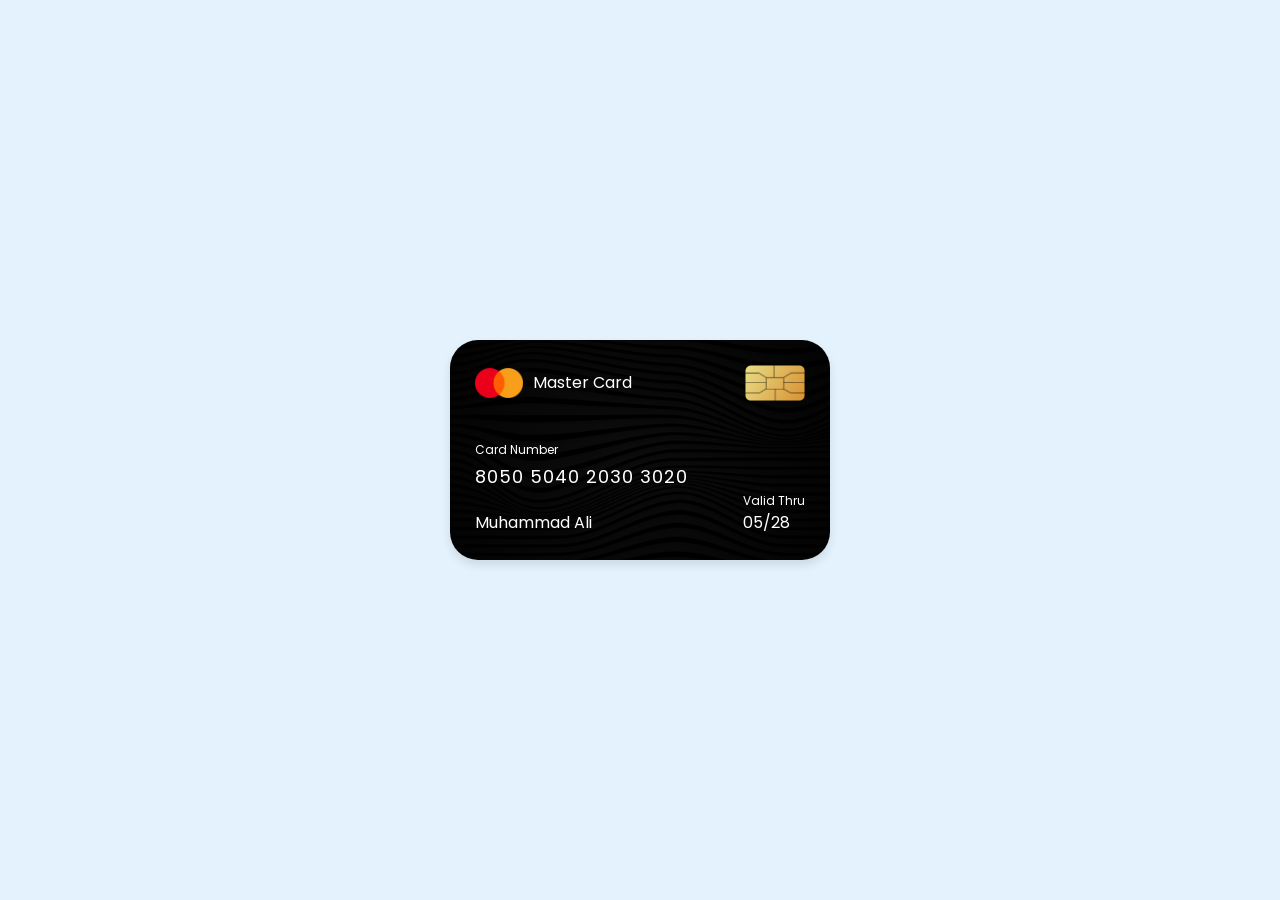
<file: Credit Card UI Design/index.html>
<!DOCTYPE html>
<html lang="en">

<head>
    <meta charset="UTF-8">
    <meta name="viewport" content="width=device-width, initial-scale=1.0">
    <title>Credit Card Ui Design</title>

    <!-- CSS link  -->
    <link rel="stylesheet" href="style.css">

    <!-- Google Fonts  -->
    <link rel="preconnect" href="https://fonts.googleapis.com">
    <link rel="preconnect" href="https://fonts.gstatic.com" crossorigin>
    <link href="https://fonts.googleapis.com/css2?family=Poppins&display=swap" rel="stylesheet">
</head>

<body>

    <!-- Credit Card Ui Design -->

    <div class="container">
        <header>
            <spna class="logo">
                <img src="images/logo.png" alt="">
                <h5>Master Card</h5>
            </spna>
            <img src="images/chip.png" class="chip">
        </header>

        <div class="card-details">
            <div class="name-number">
                <h6>Card Number</h6>
                <h5 class="number">8050 5040 2030 3020</h5>
                <h5 class="name">Muhammad Ali</h5>
            </div>
            <div class="valid-date">
                <h6>Valid Thru</h6>
                <h5>05/28</h5>
            </div>
        </div>
    </div>
</body>

</html>
</file>
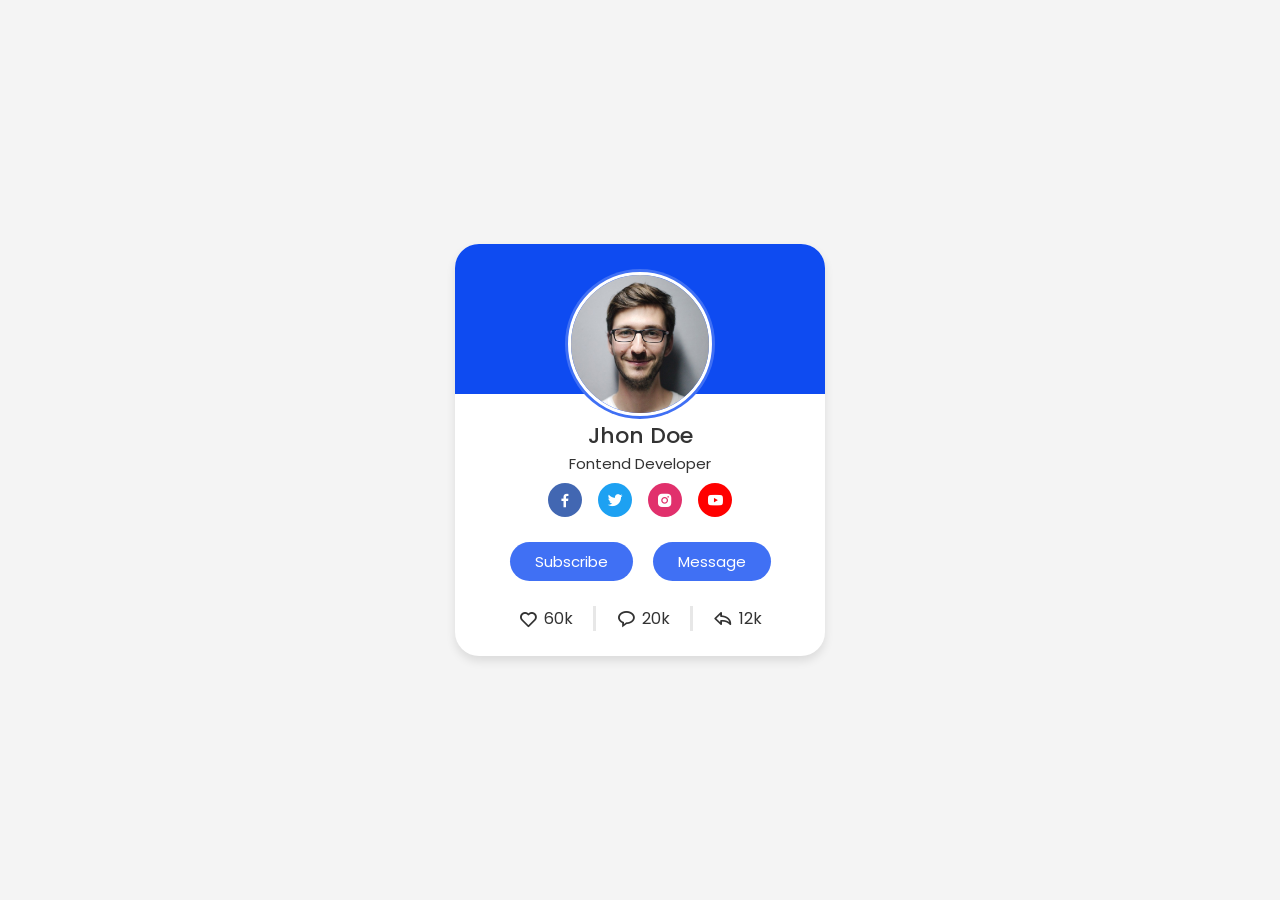
<file: profile_card.html>
<!DOCTYPE html>
<html lang="en">

<head>
    <meta charset="UTF-8">
    <meta name="viewport" content="width=device-width, initial-scale=1.0">
    <title>Responsive Profile Card in HTML & CSS</title>

    <!-- CSS link  -->
    <link rel="stylesheet" href="profile_card.css">

    <!-- Google fonts  -->
    <link rel="preconnect" href="https://fonts.googleapis.com">
    <link rel="preconnect" href="https://fonts.gstatic.com" crossorigin>
    <link href="https://fonts.googleapis.com/css2?family=Poppins:wght@300;400;500;600&display=swap" rel="stylesheet">

    <!-- Boxicons CSS  -->
    <link href='https://unpkg.com/boxicons@2.1.4/css/boxicons.min.css' rel='stylesheet'>

</head>

<body>

    <!-- Responsive Profile Card in HTML & CSS -->

    <div class="profile-card">
        <div class="image">
            <img src="images/profile-card-img.jpg" alt="Mudassir" class="pofile-img">
        </div>

        <div class="text-data">
            <span class="name">Jhon Doe</span>
            <span class="job">Fontend Developer</span>
        </div>

        <div class="media-button">
            <a href="#" style="background-color: #4267b2;" class="link">
                <i class='bx bxl-facebook'></i>
            </a>
            <a href="#" style="background-color: #1da1f2 ;" class="link">
                <i class='bx bxl-twitter' ></i>
            </a>
            <a href="#" style="background-color: #e1306c;" class="link">
                <i class='bx bxl-instagram-alt' ></i>
            </a>
            <a href="#" style="background-color: #ff0000;" class="link">
                <i class='bx bxl-youtube' ></i>
                    
                </i>
            </a>
        </div>
        
        <div class="buttons">
            <button class="button">Subscribe</button>
            <button class="button">Message</button>
        </div>


        <div class="analytics">
            <div class="data">
                <i class='bx bx-heart'></i>
                <span class="number">60k</span>
            </div>
               <div class="data">
                <i class='bx bx-message-rounded'></i>
                <span class="number">20k</span>
            </div>
               <div class="data">
                <i class='bx bx-share' ></i>
                <span class="number">12k</span>
            </div>
        </div>

    </div>

</body>

</html>
</file>
<file: Credit Card UI Design/style.css>
* {
    margin: 0;
    padding: 0;
    box-sizing: border-box;
    font-family: "Poppins", sans-serif;
    font-weight: 400;
    font-style: normal;
}

body {
    min-height: 100vh;
    display: flex;
    align-items: center;
    justify-content: center;
    background: #e3f2fd;
}

.container {
    position: relative;
    background-image: url(images/bg.png);
    background-size: cover;
    padding: 25px;
    border-radius: 28px;
    max-width: 380px;
    width: 100%;
    box-shadow: 0 5px 10px rgba(0, 0, 0, 0.1);
}

header,
.logo {
    display: flex;
    align-items: center;
    justify-content: space-between;
}
.logo img {
    width: 48px;
    margin-right: 10px;
}

h5 {
    font-size: 16px;
    font-weight: 400;
    color: #fff;
}
.chip {
    width: 60px;
}

h6 {
    font-size: 12px;
    font-weight: 400;
    color: #fff;
}

.number {
    margin-top: 4px;
    font-size: 18px;
    letter-spacing: 1px;
}

.name {
    margin-top: 20px;
}

.card-details {
    margin-top: 40px;
    display: flex;
    justify-content: space-between;
    align-items: flex-end;
}
</file>
<file: profile_card.css>
* {
    margin: 0;
    padding: 0;
    box-sizing: border-box;
    font-family: "Poppins", sans-serif;

}

body {
    height: 100vh;
    display: flex;
    align-items: center;
    justify-content: center;
    background-color: #f4f4f4;
}

.profile-card {
    display: flex;
    flex-direction: column;
    align-items: center;
    max-width: 370px;
    width: 100%;
    background-color: #fff;
    box-shadow: 0 5px 10px rgba(0, 0, 0, 0.1);
    border-radius: 24px;
    padding: 25px;
    position: relative;
}
.profile-card::before {
    content: '';
    position: absolute;
    top: 0;
    left: 0;
    border-radius: 24px 24px 0 0;
    height: 150px;
    width: 100%;
    background-color: #0e4bf1;
}
.image {
    position: relative;
    height: 150px;
    width: 150px;
    border-radius: 50%;
    background-color: #4070f4;
    padding: 3px;
}

.image .pofile-img {
    height: 100%;
    width: 100%;
    object-fit: auto;
    border-radius: 50%;
    border: 3px solid#fff;
}

.profile-card .text-data {
    display: flex;
    flex-direction: column;
    align-items: center;
    color: #333;
}

.text-data .name {
    font-size: 22px;
    font-weight: 500;
}

.text-data .job {
    font-size: 15px;
    font-weight: 400;
}

.profile-card .media-button {
    display: flex;
    align-items: center;
    margin-top: 8px;
}

.media-button .link {
    display: flex;
    align-items: center;
    justify-content: center;
    color: #fff;
    font-size: 18px;
    height: 34px;
    width: 34px;
    border-radius: 50%;
    text-decoration: none;
    background-color: #4070f4;
    margin: 0 8px;
}

.buttons {
    display: flex;
    align-items: center;
    margin-top: 25px;
}

.buttons .button {
    color: #fff;
    border: none;
    border-radius: 24px;
    margin: 0 10px;
    font-size: 15px;
    font-weight: 400x;
    padding: 8px 25px;
    background-color: #4070f4;
    cursor: pointer;
    transition: all 0.3s ease;
}

.buttons .button:hover {
    background-color: #0e4bf1;

}

.analytics {
    display: flex;
    align-items: center;
    margin-top: 25px;
}

.analytics .data {
    display: flex;
    align-items: center;
    color: #333;
    padding: 0 20px;
    border-right: 3px solid #e7e7e7;
}

.data:last-child {
    border-right: none;
}

.data i {
    font-size: 20px;
    margin-right: 6px;
}
</file>
